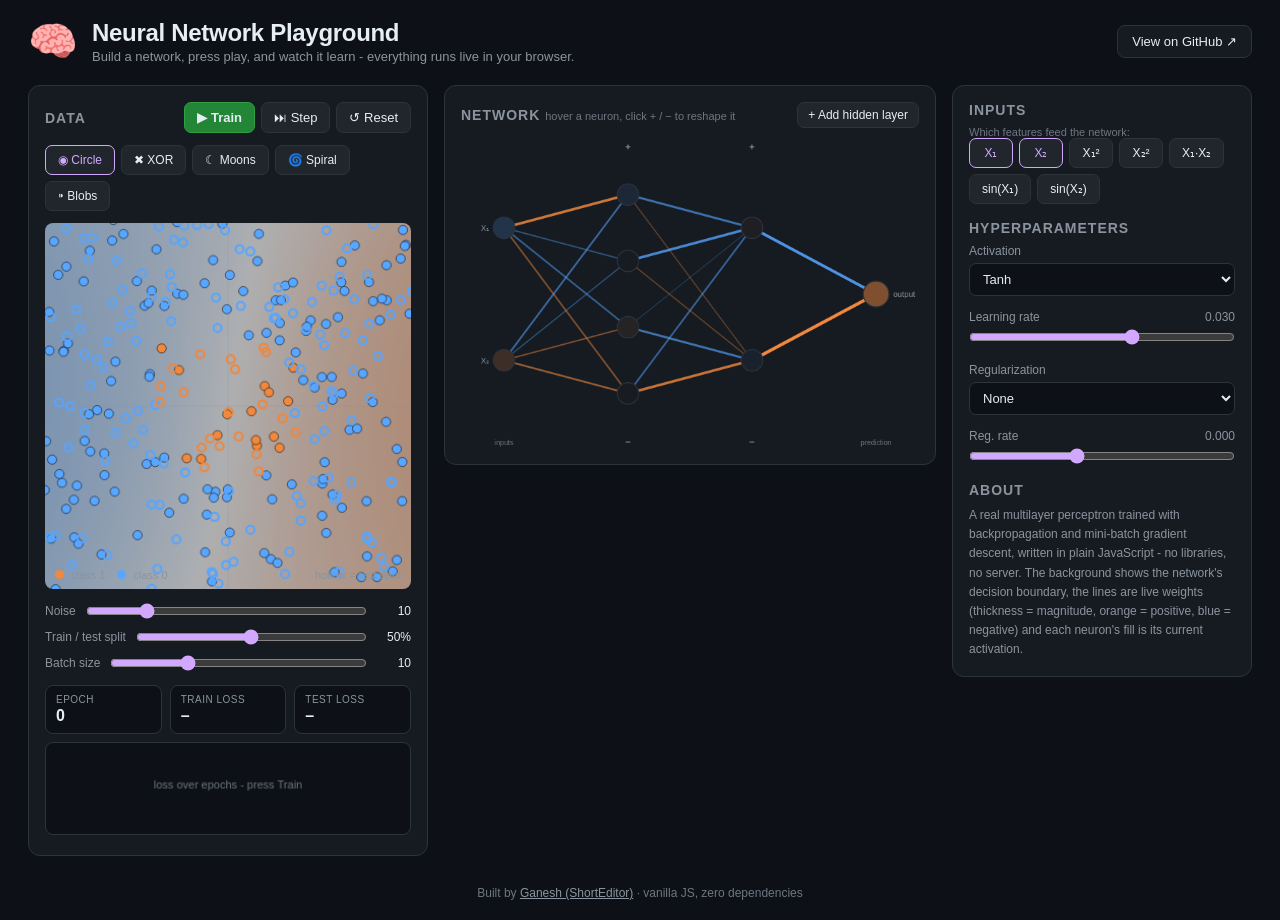
<file: index.html>
<!DOCTYPE html>
<html lang="en">
<head>
<meta charset="UTF-8">
<meta name="viewport" content="width=device-width, initial-scale=1.0">
<title>Neural Network Playground - interactive deep learning simulator</title>
<meta name="description" content="Build, train and visualize a neural network live in your browser. Change layers, neurons, activations and learning rate, and watch the decision boundary, weights and loss update in real time.">
<link rel="stylesheet" href="style.css">
<link rel="icon" href="data:image/svg+xml,<svg xmlns='http://www.w3.org/2000/svg' viewBox='0 0 100 100'><text y='.9em' font-size='90'>🧠</text></svg>">
</head>
<body>
<header>
  <div class="brand">
    <span class="logo">🧠</span>
    <div>
      <h1>Neural Network Playground</h1>
      <p class="tagline">Build a network, press play, and watch it learn - everything runs live in your browser.</p>
    </div>
  </div>
  <a class="gh" href="https://github.com/ShortEditor/neural-network-playground" target="_blank" rel="noopener">View on GitHub ↗</a>
</header>

<main>
  <!-- LEFT: data + training controls -->
  <section class="panel data-panel">
    <div class="panel-title">
      <h2>Data</h2>
      <div class="transport">
        <button id="btn-play" class="primary" title="Train / pause">▶ Train</button>
        <button id="btn-step" title="Train one epoch">⏭ Step</button>
        <button id="btn-reset" title="Reset weights">↺ Reset</button>
      </div>
    </div>

    <div class="dataset-row" id="dataset-row">
      <button class="ds active" data-ds="circle" title="One class inside a circle">◉ Circle</button>
      <button class="ds" data-ds="xor" title="Quadrants (XOR)">✖ XOR</button>
      <button class="ds" data-ds="moons" title="Two interleaving moons">☾ Moons</button>
      <button class="ds" data-ds="spiral" title="Two spirals (hard)">🌀 Spiral</button>
      <button class="ds" data-ds="gauss" title="Two gaussian blobs">⁍ Blobs</button>
    </div>

    <div class="canvas-wrap">
      <canvas id="data-canvas" width="360" height="360"></canvas>
      <div class="legend">
        <span><i class="dot orange"></i> class 1</span>
        <span><i class="dot blue"></i> class 0</span>
        <span class="hollow-note">hollow = test data</span>
      </div>
    </div>

    <div class="sliders">
      <label>Noise <input type="range" id="noise" min="0" max="50" value="10"><span id="noise-v">10</span></label>
      <label>Train / test split <input type="range" id="split" min="10" max="90" value="50"><span id="split-v">50%</span></label>
      <label>Batch size <input type="range" id="batch" min="1" max="32" value="10"><span id="batch-v">10</span></label>
    </div>

    <div class="stats">
      <div class="stat"><span class="k">Epoch</span><span class="v" id="epoch">0</span></div>
      <div class="stat"><span class="k">Train loss</span><span class="v" id="train-loss">–</span></div>
      <div class="stat"><span class="k">Test loss</span><span class="v" id="test-loss">–</span></div>
    </div>
    <canvas id="loss-canvas" width="360" height="90"></canvas>
  </section>

  <!-- MIDDLE: network -->
  <section class="panel net-panel">
    <div class="panel-title">
      <h2>Network <span class="hint">hover a neuron, click + / − to reshape it</span></h2>
      <button id="btn-add-layer" class="small">+ Add hidden layer</button>
    </div>
    <div id="net-scroll"><canvas id="net-canvas" width="640" height="430"></canvas></div>
    <div id="neuron-tip" class="tip hidden"></div>
  </section>

  <!-- RIGHT: hyperparameters -->
  <section class="panel ctrl-panel">
    <h2>Inputs</h2>
    <p class="hint">Which features feed the network:</p>
    <div class="features" id="features">
      <button class="feat active" data-f="x1">X₁</button>
      <button class="feat active" data-f="x2">X₂</button>
      <button class="feat" data-f="x1sq">X₁²</button>
      <button class="feat" data-f="x2sq">X₂²</button>
      <button class="feat" data-f="x1x2">X₁·X₂</button>
      <button class="feat" data-f="sin1">sin(X₁)</button>
      <button class="feat" data-f="sin2">sin(X₂)</button>
    </div>

    <h2>Hyperparameters</h2>
    <div class="ctrl">
      <label for="activation">Activation</label>
      <select id="activation">
        <option value="tanh" selected>Tanh</option>
        <option value="relu">ReLU</option>
        <option value="leakyrelu">Leaky ReLU</option>
        <option value="sigmoid">Sigmoid</option>
      </select>
    </div>
    <div class="ctrl">
      <label for="lr">Learning rate <span id="lr-v">0.03</span></label>
      <input type="range" id="lr" min="0" max="100" value="62">
    </div>
    <div class="ctrl">
      <label for="reg">Regularization</label>
      <select id="reg">
        <option value="none" selected>None</option>
        <option value="l1">L1</option>
        <option value="l2">L2</option>
      </select>
    </div>
    <div class="ctrl">
      <label for="reg-rate">Reg. rate <span id="reg-v">0.001</span></label>
      <input type="range" id="reg-rate" min="0" max="100" value="40">
    </div>

    <h2>About</h2>
    <p class="about">
      A real multilayer perceptron trained with backpropagation and mini-batch gradient descent,
      written in plain JavaScript - no libraries, no server.
      The background shows the network's decision boundary, the lines are live weights
      (thickness = magnitude, orange = positive, blue = negative) and each neuron's fill
      is its current activation.
    </p>
  </section>
</main>

<footer>
  Built by <a href="https://github.com/ShortEditor" target="_blank" rel="noopener">Ganesh (ShortEditor)</a> · vanilla JS, zero dependencies
</footer>

<script src="app.js"></script>
</body>
</html>
</file>
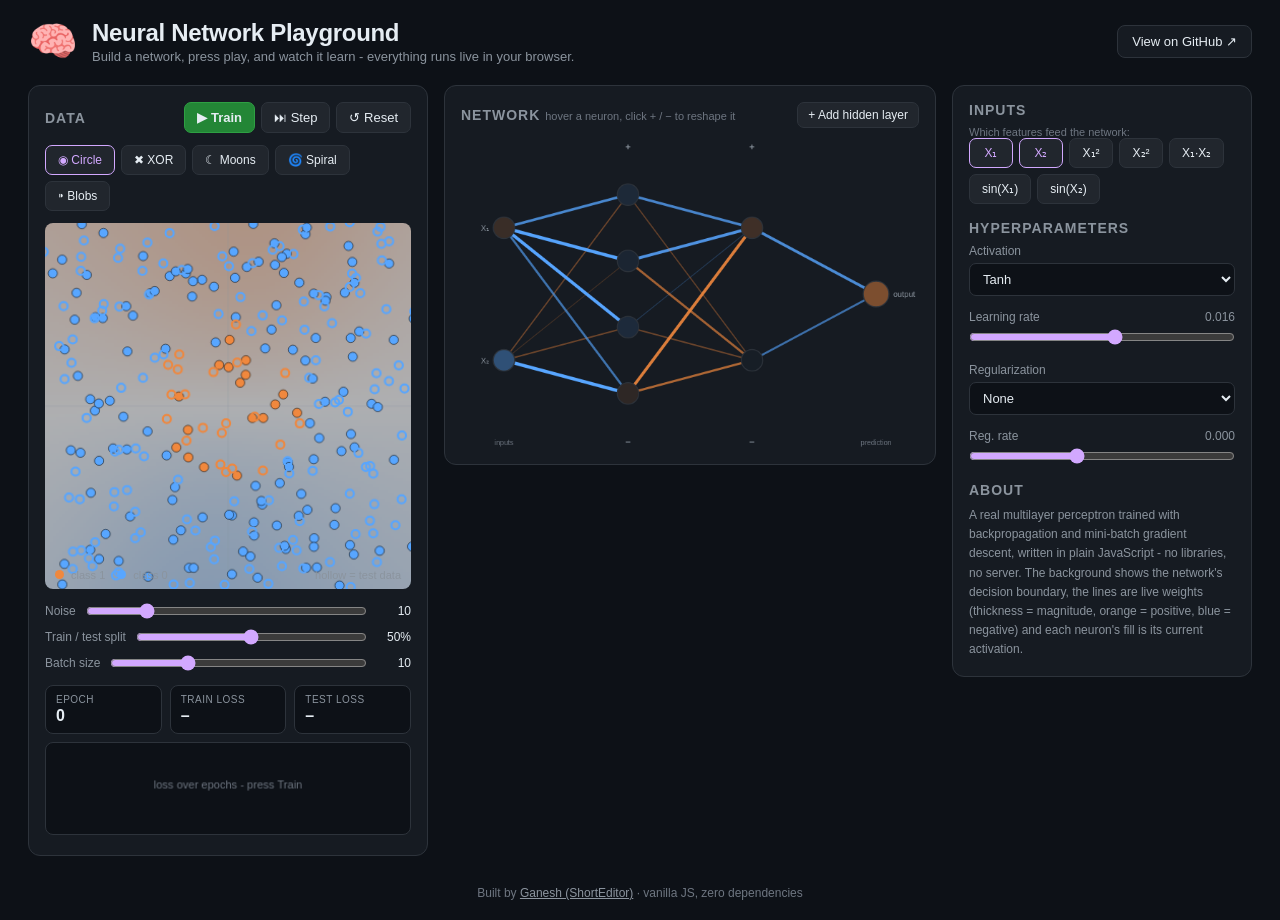
<file: 1-index.html>
<!DOCTYPE html>
<html lang="en">
<head>
<meta charset="UTF-8">
<meta name="viewport" content="width=device-width, initial-scale=1.0">
<title>Neural Network Playground - interactive deep learning simulator</title>
<meta name="description" content="Build, train and visualize a neural network live in your browser. Change layers, neurons, activations and learning rate, and watch the decision boundary, weights and loss update in real time.">
<link rel="stylesheet" href="style.css">
<link rel="icon" href="data:image/svg+xml,<svg xmlns='http://www.w3.org/2000/svg' viewBox='0 0 100 100'><text y='.9em' font-size='90'>🧠</text></svg>">
</head>
<body>
<header>
  <div class="brand">
    <span class="logo">🧠</span>
    <div>
      <h1>Neural Network Playground</h1>
      <p class="tagline">Build a network, press play, and watch it learn - everything runs live in your browser.</p>
    </div>
  </div>
  <a class="gh" href="https://github.com/ShortEditor/neural-network-playground" target="_blank" rel="noopener">View on GitHub ↗</a>
</header>

<main>
  <!-- LEFT: data + training controls -->
  <section class="panel data-panel">
    <div class="panel-title">
      <h2>Data</h2>
      <div class="transport">
        <button id="btn-play" class="primary" title="Train / pause">▶ Train</button>
        <button id="btn-step" title="Train one epoch">⏭ Step</button>
        <button id="btn-reset" title="Reset weights">↺ Reset</button>
      </div>
    </div>

    <div class="dataset-row" id="dataset-row">
      <button class="ds active" data-ds="circle" title="One class inside a circle">◉ Circle</button>
      <button class="ds" data-ds="xor" title="Quadrants (XOR)">✖ XOR</button>
      <button class="ds" data-ds="moons" title="Two interleaving moons">☾ Moons</button>
      <button class="ds" data-ds="spiral" title="Two spirals (hard)">🌀 Spiral</button>
      <button class="ds" data-ds="gauss" title="Two gaussian blobs">⁍ Blobs</button>
    </div>

    <div class="canvas-wrap">
      <canvas id="data-canvas" width="360" height="360"></canvas>
      <div class="legend">
        <span><i class="dot orange"></i> class 1</span>
        <span><i class="dot blue"></i> class 0</span>
        <span class="hollow-note">hollow = test data</span>
      </div>
    </div>

    <div class="sliders">
      <label>Noise <input type="range" id="noise" min="0" max="50" value="10"><span id="noise-v">10</span></label>
      <label>Train / test split <input type="range" id="split" min="10" max="90" value="50"><span id="split-v">50%</span></label>
      <label>Batch size <input type="range" id="batch" min="1" max="32" value="10"><span id="batch-v">10</span></label>
    </div>

    <div class="stats">
      <div class="stat"><span class="k">Epoch</span><span class="v" id="epoch">0</span></div>
      <div class="stat"><span class="k">Train loss</span><span class="v" id="train-loss">–</span></div>
      <div class="stat"><span class="k">Test loss</span><span class="v" id="test-loss">–</span></div>
    </div>
    <canvas id="loss-canvas" width="360" height="90"></canvas>
  </section>

  <!-- MIDDLE: network -->
  <section class="panel net-panel">
    <div class="panel-title">
      <h2>Network <span class="hint">hover a neuron, click + / − to reshape it</span></h2>
      <button id="btn-add-layer" class="small">+ Add hidden layer</button>
    </div>
    <div id="net-scroll"><canvas id="net-canvas" width="640" height="430"></canvas></div>
    <div id="neuron-tip" class="tip hidden"></div>
  </section>

  <!-- RIGHT: hyperparameters -->
  <section class="panel ctrl-panel">
    <h2>Inputs</h2>
    <p class="hint">Which features feed the network:</p>
    <div class="features" id="features">
      <button class="feat active" data-f="x1">X₁</button>
      <button class="feat active" data-f="x2">X₂</button>
      <button class="feat" data-f="x1sq">X₁²</button>
      <button class="feat" data-f="x2sq">X₂²</button>
      <button class="feat" data-f="x1x2">X₁·X₂</button>
      <button class="feat" data-f="sin1">sin(X₁)</button>
      <button class="feat" data-f="sin2">sin(X₂)</button>
    </div>

    <h2>Hyperparameters</h2>
    <div class="ctrl">
      <label for="activation">Activation</label>
      <select id="activation">
        <option value="tanh" selected>Tanh</option>
        <option value="relu">ReLU</option>
        <option value="leakyrelu">Leaky ReLU</option>
        <option value="sigmoid">Sigmoid</option>
      </select>
    </div>
    <div class="ctrl">
      <label for="lr">Learning rate <span id="lr-v">0.03</span></label>
      <input type="range" id="lr" min="0" max="100" value="55">
    </div>
    <div class="ctrl">
      <label for="reg">Regularization</label>
      <select id="reg">
        <option value="none" selected>None</option>
        <option value="l1">L1</option>
        <option value="l2">L2</option>
      </select>
    </div>
    <div class="ctrl">
      <label for="reg-rate">Reg. rate <span id="reg-v">0.001</span></label>
      <input type="range" id="reg-rate" min="0" max="100" value="40">
    </div>

    <h2>About</h2>
    <p class="about">
      A real multilayer perceptron trained with backpropagation and mini-batch gradient descent,
      written in plain JavaScript - no libraries, no server.
      The background shows the network's decision boundary, the lines are live weights
      (thickness = magnitude, orange = positive, blue = negative) and each neuron's fill
      is its current activation.
    </p>
  </section>
</main>

<footer>
  Built by <a href="https://github.com/ShortEditor" target="_blank" rel="noopener">Ganesh (ShortEditor)</a> · vanilla JS, zero dependencies
</footer>

<script src="app.js"></script>
</body>
</html>
</file>
<file: style.css>
:root {
  --bg: #0d1117;
  --panel: #161b22;
  --border: #2d333b;
  --text: #e6edf3;
  --muted: #8b949e;
  --orange: #f0883e;
  --blue: #58a6ff;
  --accent: #d2a8ff;
}
* { box-sizing: border-box; margin: 0; padding: 0; }
body {
  background: var(--bg);
  color: var(--text);
  font-family: -apple-system, "Segoe UI", Roboto, Inter, sans-serif;
  min-height: 100vh;
  display: flex;
  flex-direction: column;
}
header {
  display: flex; justify-content: space-between; align-items: center;
  padding: 18px 28px 10px; flex-wrap: wrap; gap: 12px;
}
.brand { display: flex; align-items: center; gap: 14px; }
.logo { font-size: 40px; }
h1 { font-size: 24px; font-weight: 700; letter-spacing: -0.3px; }
.tagline { color: var(--muted); font-size: 13px; margin-top: 2px; }
.gh {
  color: var(--text); text-decoration: none; border: 1px solid var(--border);
  padding: 8px 14px; border-radius: 8px; font-size: 13px; background: var(--panel);
}
.gh:hover { border-color: var(--muted); }
main {
  display: grid;
  grid-template-columns: 400px 1fr 300px;
  gap: 16px; padding: 10px 28px 18px; flex: 1; align-items: start;
}
.panel {
  background: var(--panel); border: 1px solid var(--border);
  border-radius: 12px; padding: 16px;
}
.panel-title { display: flex; justify-content: space-between; align-items: center; gap: 8px; margin-bottom: 12px; }
h2 { font-size: 14px; text-transform: uppercase; letter-spacing: 1px; color: var(--muted); margin-bottom: 8px; }
.panel-title h2 { margin-bottom: 0; }
.hint { font-size: 11px; text-transform: none; letter-spacing: 0; color: #6e7681; font-weight: 400; }
button {
  background: #21262d; color: var(--text); border: 1px solid var(--border);
  border-radius: 7px; padding: 7px 12px; font-size: 13px; cursor: pointer;
}
button:hover { border-color: var(--muted); }
button.primary { background: #238636; border-color: #2ea043; font-weight: 600; }
button.primary:hover { background: #2ea043; }
button.small { font-size: 12px; padding: 5px 10px; }
button.active { border-color: var(--accent); color: var(--accent); }
.transport { display: flex; gap: 6px; }
.dataset-row { display: flex; gap: 6px; flex-wrap: wrap; margin-bottom: 12px; }
.ds { font-size: 12px; }
.canvas-wrap { position: relative; }
#data-canvas { width: 100%; border-radius: 8px; display: block; background: #0d1117; }
.legend {
  position: absolute; bottom: 8px; left: 10px; right: 10px;
  display: flex; gap: 12px; font-size: 11px; color: var(--muted);
  pointer-events: none; align-items: center;
}
.dot { display: inline-block; width: 9px; height: 9px; border-radius: 50%; margin-right: 4px; }
.dot.orange { background: var(--orange); }
.dot.blue { background: var(--blue); }
.hollow-note { margin-left: auto; }
.sliders { margin-top: 14px; display: flex; flex-direction: column; gap: 10px; }
.sliders label { display: flex; align-items: center; gap: 10px; font-size: 12px; color: var(--muted); }
.sliders input { flex: 1; accent-color: var(--accent); }
.sliders span { min-width: 34px; text-align: right; color: var(--text); font-variant-numeric: tabular-nums; }
.stats { display: flex; gap: 8px; margin: 14px 0 8px; }
.stat {
  flex: 1; background: #0d1117; border: 1px solid var(--border); border-radius: 8px;
  padding: 8px 10px; display: flex; flex-direction: column; gap: 2px;
}
.stat .k { font-size: 10px; text-transform: uppercase; letter-spacing: 0.5px; color: var(--muted); }
.stat .v { font-size: 16px; font-weight: 600; font-variant-numeric: tabular-nums; }
#loss-canvas { width: 100%; border-radius: 8px; background: #0d1117; border: 1px solid var(--border); }
.net-panel { position: relative; }
#net-scroll { overflow-x: auto; }
#net-canvas { width: 100%; display: block; }
.tip {
  position: absolute; background: #010409; border: 1px solid var(--border);
  border-radius: 8px; padding: 8px 10px; font-size: 12px; pointer-events: none;
  z-index: 5; white-space: pre; color: var(--text);
}
.hidden { display: none; }
.features { display: flex; gap: 6px; flex-wrap: wrap; margin-bottom: 16px; }
.feat { font-size: 12px; min-width: 44px; }
.ctrl { margin-bottom: 14px; }
.ctrl label { display: flex; justify-content: space-between; font-size: 12px; color: var(--muted); margin-bottom: 5px; }
.ctrl select {
  width: 100%; background: #0d1117; color: var(--text); border: 1px solid var(--border);
  border-radius: 7px; padding: 7px 9px; font-size: 13px;
}
.ctrl input[type=range] { width: 100%; accent-color: var(--accent); }
.about { font-size: 12px; color: var(--muted); line-height: 1.6; }
footer {
  padding: 12px 28px 20px; color: #6e7681; font-size: 12px; text-align: center;
}
footer a { color: var(--muted); }
@media (max-width: 1100px) {
  main { grid-template-columns: 1fr; }
}
</file>
